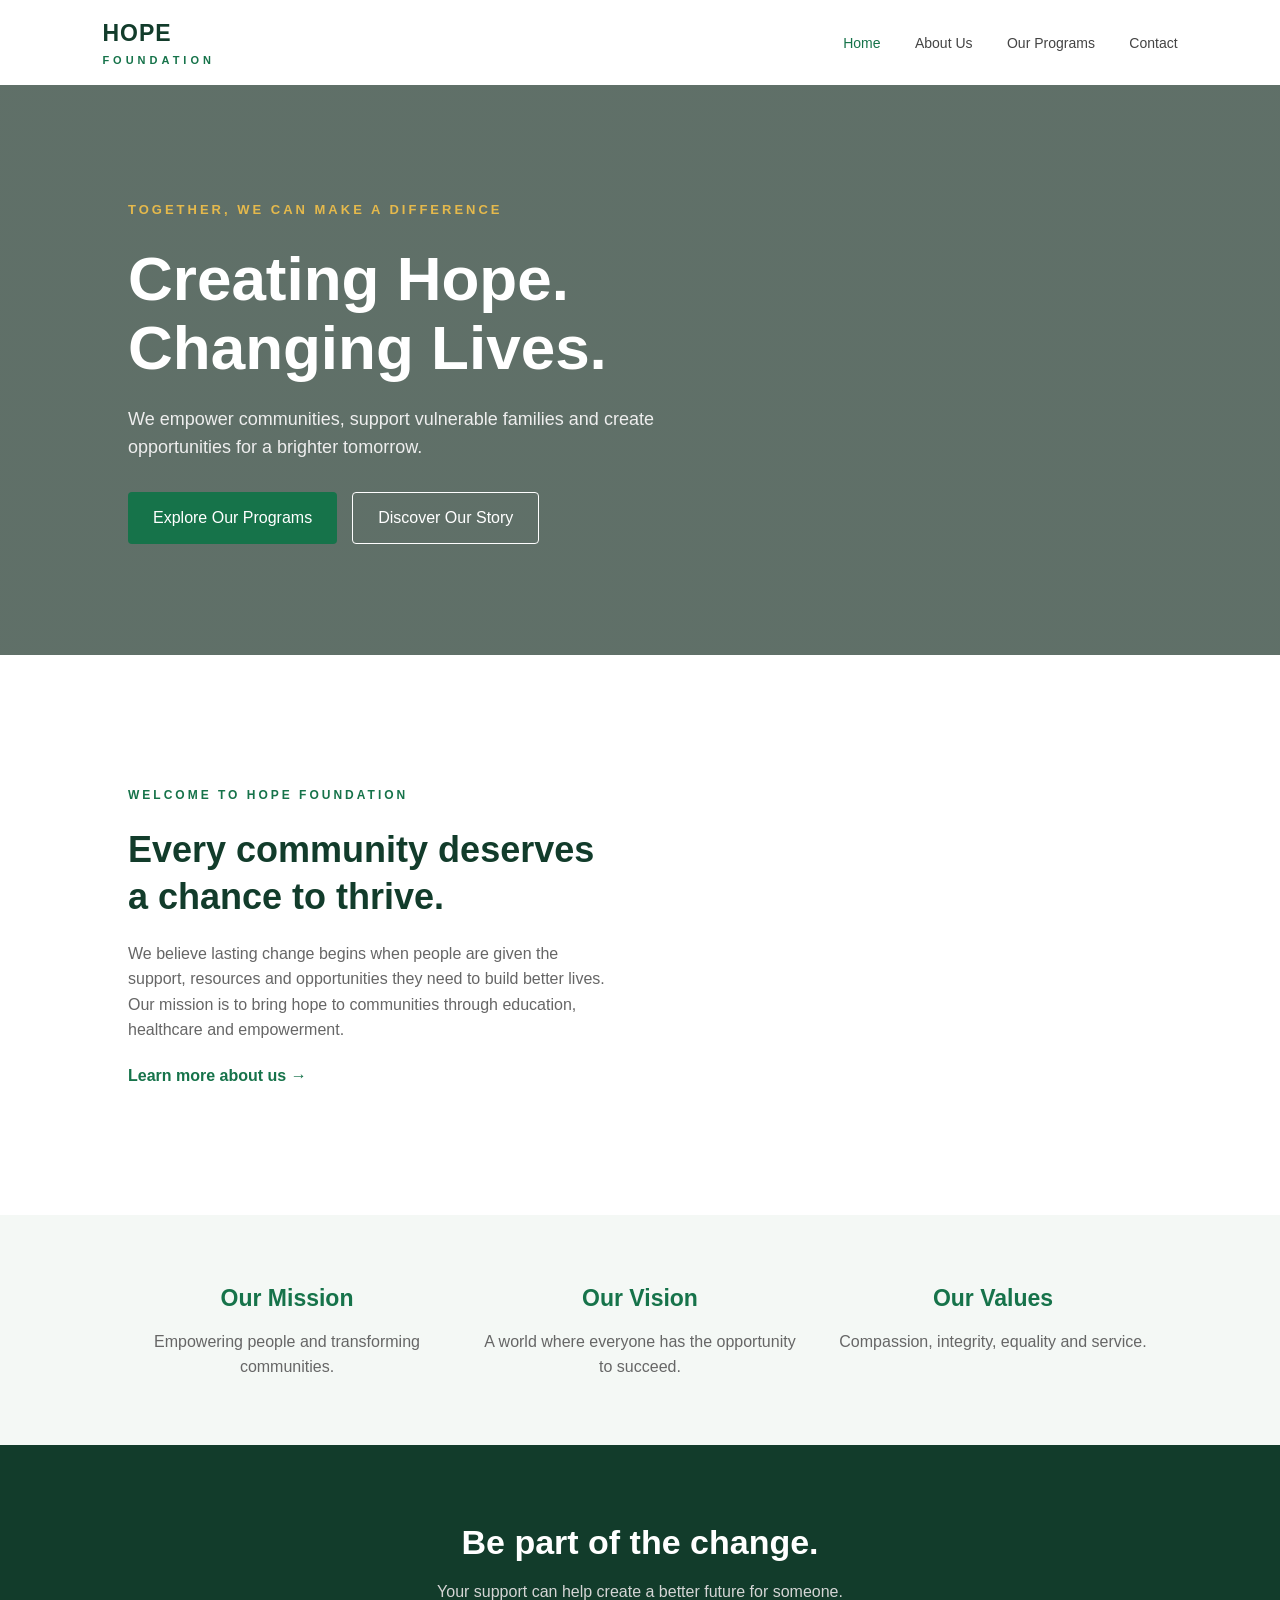
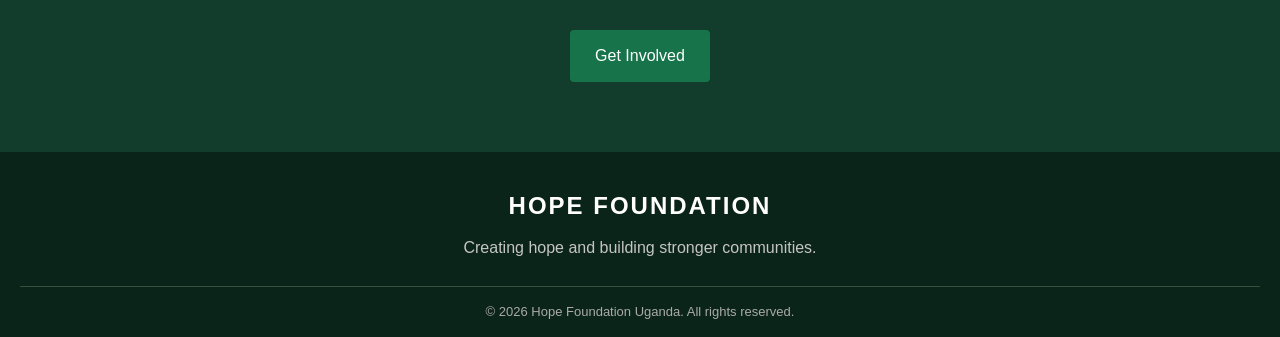
<file: index.html>
<!DOCTYPE html>
<html lang="en">
<head>
    <meta charset="UTF-8">
    <meta name="viewport" content="width=device-width, initial-scale=1.0">
    <title>Hope Foundation | Home</title>
    <link rel="stylesheet" href="style.css">
</head>
<body>

<header class="navbar">
    <a href="index.html" class="logo">
        HOPE<span>FOUNDATION</span>
    </a>

    <nav>
        <a class="active" href="index.html">Home</a>
        <a href="about.html">About Us</a>
        <a href="services.html">Our Programs</a>
        <a href="contact.html">Contact</a>
    </nav>
</header>

<section class="hero">
    <div class="hero-content">
        <span class="tagline">TOGETHER, WE CAN MAKE A DIFFERENCE</span>
        <h1>Creating Hope.<br>Changing Lives.</h1>
        <p>We empower communities, support vulnerable families and create opportunities for a brighter tomorrow.</p>

        <div class="hero-buttons">
            <a href="services.html" class="btn-primary">Explore Our Programs</a>
            <a href="about.html" class="btn-outline">Discover Our Story</a>
        </div>
    </div>
</section>

<section class="welcome">
    <div class="welcome-text">
        <span class="section-label">WELCOME TO HOPE FOUNDATION</span>
        <h2>Every community deserves a chance to thrive.</h2>
        <p>
            We believe lasting change begins when people are given the support,
            resources and opportunities they need to build better lives.
            Our mission is to bring hope to communities through education,
            healthcare and empowerment.
        </p>
        <a href="about.html" class="text-link">Learn more about us →</a>
    </div>

    <div class="welcome-image"></div>
</section>

<section class="impact">
    <div class="impact-item">
        <h2>Our Mission</h2>
        <p>Empowering people and transforming communities.</p>
    </div>

    <div class="impact-item">
        <h2>Our Vision</h2>
        <p>A world where everyone has the opportunity to succeed.</p>
    </div>

    <div class="impact-item">
        <h2>Our Values</h2>
        <p>Compassion, integrity, equality and service.</p>
    </div>
</section>

<section class="call-to-action">
    <h2>Be part of the change.</h2>
    <p>Your support can help create a better future for someone.</p>
    <a href="contact.html" class="btn-primary">Get Involved</a>
</section>

<footer>
    <div class="footer-content">
        <h2>HOPE FOUNDATION</h2>
        <p>Creating hope and building stronger communities.</p>
    </div>
    <p class="copyright">&copy; 2026 Hope Foundation Uganda. All rights reserved.</p>
</footer>

<script src="script.js"></script>
</body>
</html>
</file>
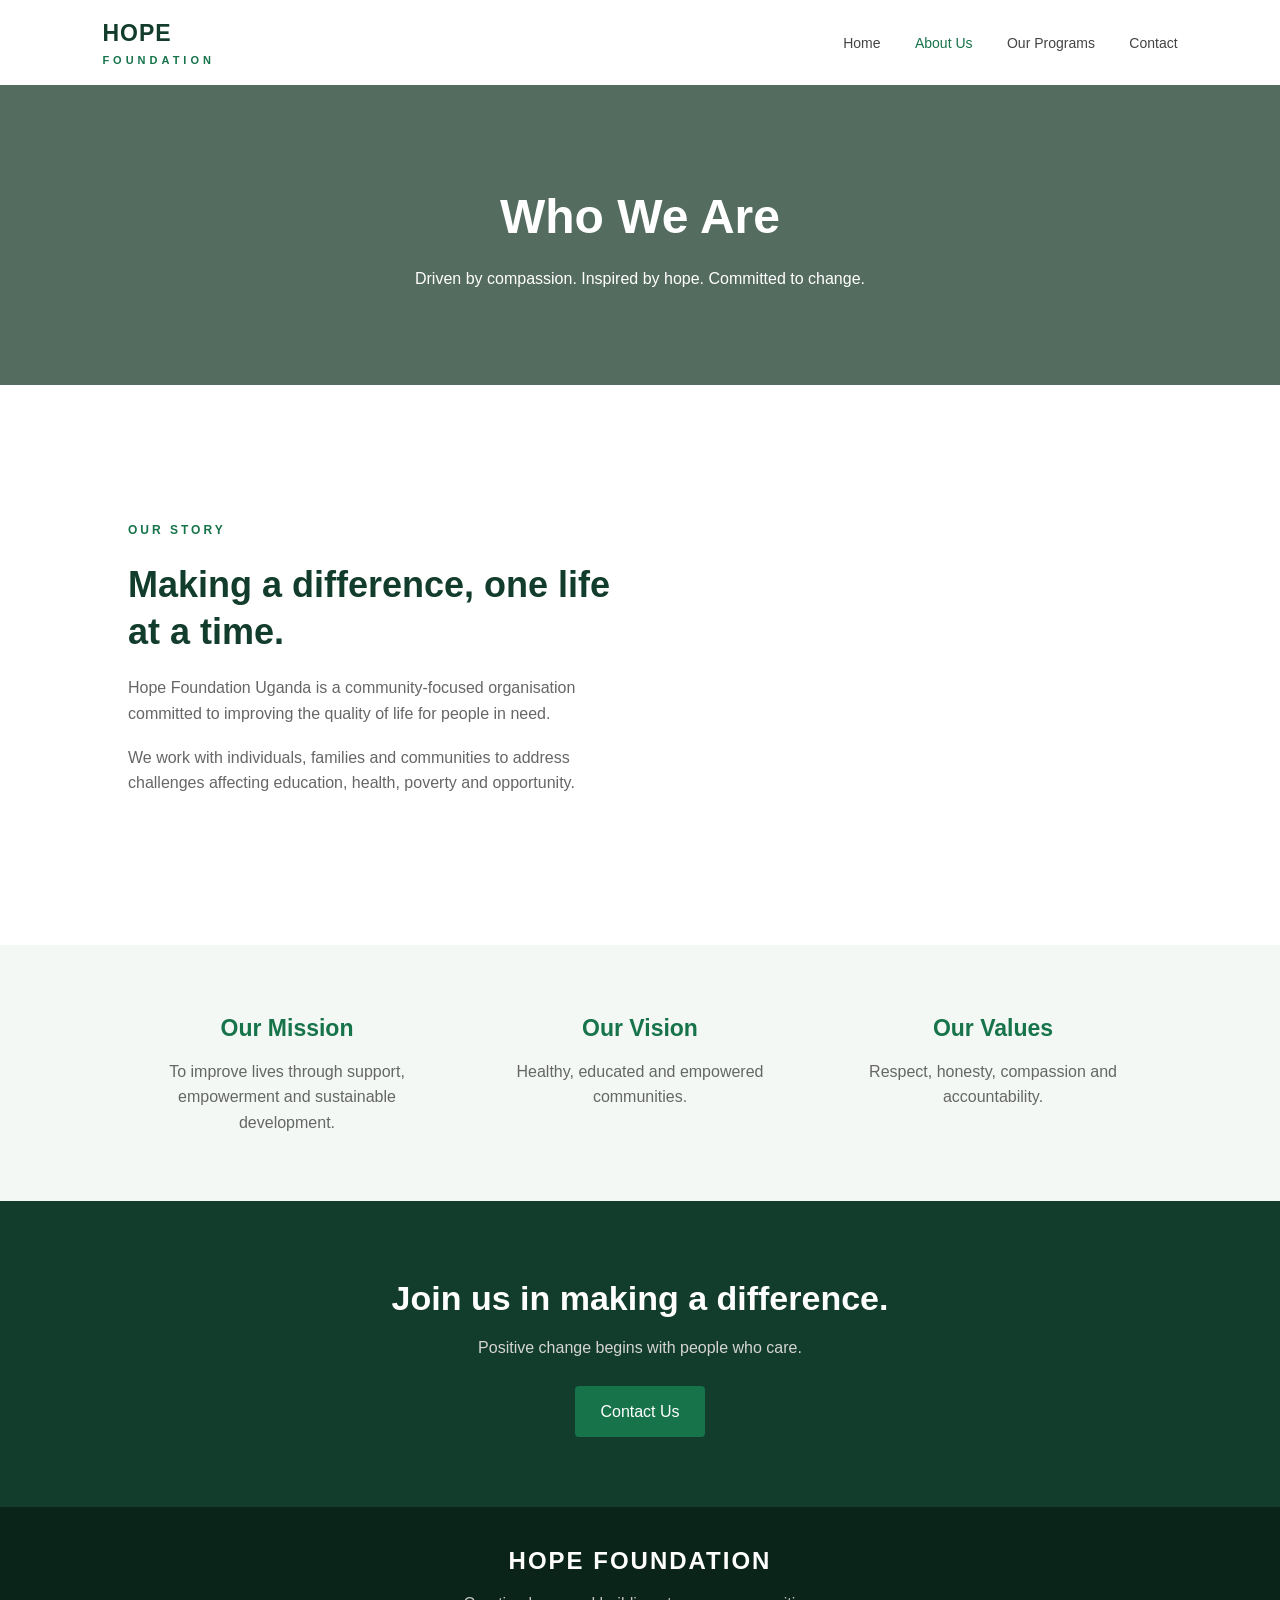
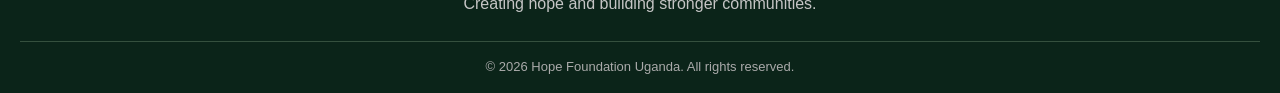
<file: about.html>
<!DOCTYPE html>
<html lang="en">
<head>
    <meta charset="UTF-8">
    <meta name="viewport" content="width=device-width, initial-scale=1.0">
    <title>Hope Foundation | About Us</title>
    <link rel="stylesheet" href="style.css">
</head>
<body>

<header class="navbar">
    <a href="index.html" class="logo">HOPE<span>FOUNDATION</span></a>

    <nav>
        <a href="index.html">Home</a>
        <a class="active" href="about.html">About Us</a>
        <a href="services.html">Our Programs</a>
        <a href="contact.html">Contact</a>
    </nav>
</header>

<section class="page-banner about-banner">
    <h1>Who We Are</h1>
    <p>Driven by compassion. Inspired by hope. Committed to change.</p>
</section>

<section class="content-section">
    <div class="about-grid">
        <div>
            <span class="section-label">OUR STORY</span>
            <h2>Making a difference, one life at a time.</h2>
            <p>
                Hope Foundation Uganda is a community-focused organisation
                committed to improving the quality of life for people in need.
            </p>
            <p>
                We work with individuals, families and communities to address
                challenges affecting education, health, poverty and opportunity.
            </p>
        </div>

        <div class="about-photo"></div>
    </div>
</section>

<section class="impact">
    <div class="impact-item">
        <h2>Our Mission</h2>
        <p>To improve lives through support, empowerment and sustainable development.</p>
    </div>

    <div class="impact-item">
        <h2>Our Vision</h2>
        <p>Healthy, educated and empowered communities.</p>
    </div>

    <div class="impact-item">
        <h2>Our Values</h2>
        <p>Respect, honesty, compassion and accountability.</p>
    </div>
</section>

<section class="call-to-action">
    <h2>Join us in making a difference.</h2>
    <p>Positive change begins with people who care.</p>
    <a href="contact.html" class="btn-primary">Contact Us</a>
</section>

<footer>
    <div class="footer-content">
        <h2>HOPE FOUNDATION</h2>
        <p>Creating hope and building stronger communities.</p>
    </div>
    <p class="copyright">&copy; 2026 Hope Foundation Uganda. All rights reserved.</p>
</footer>

<script src="script.js"></script>
</body>
</html>
</file>
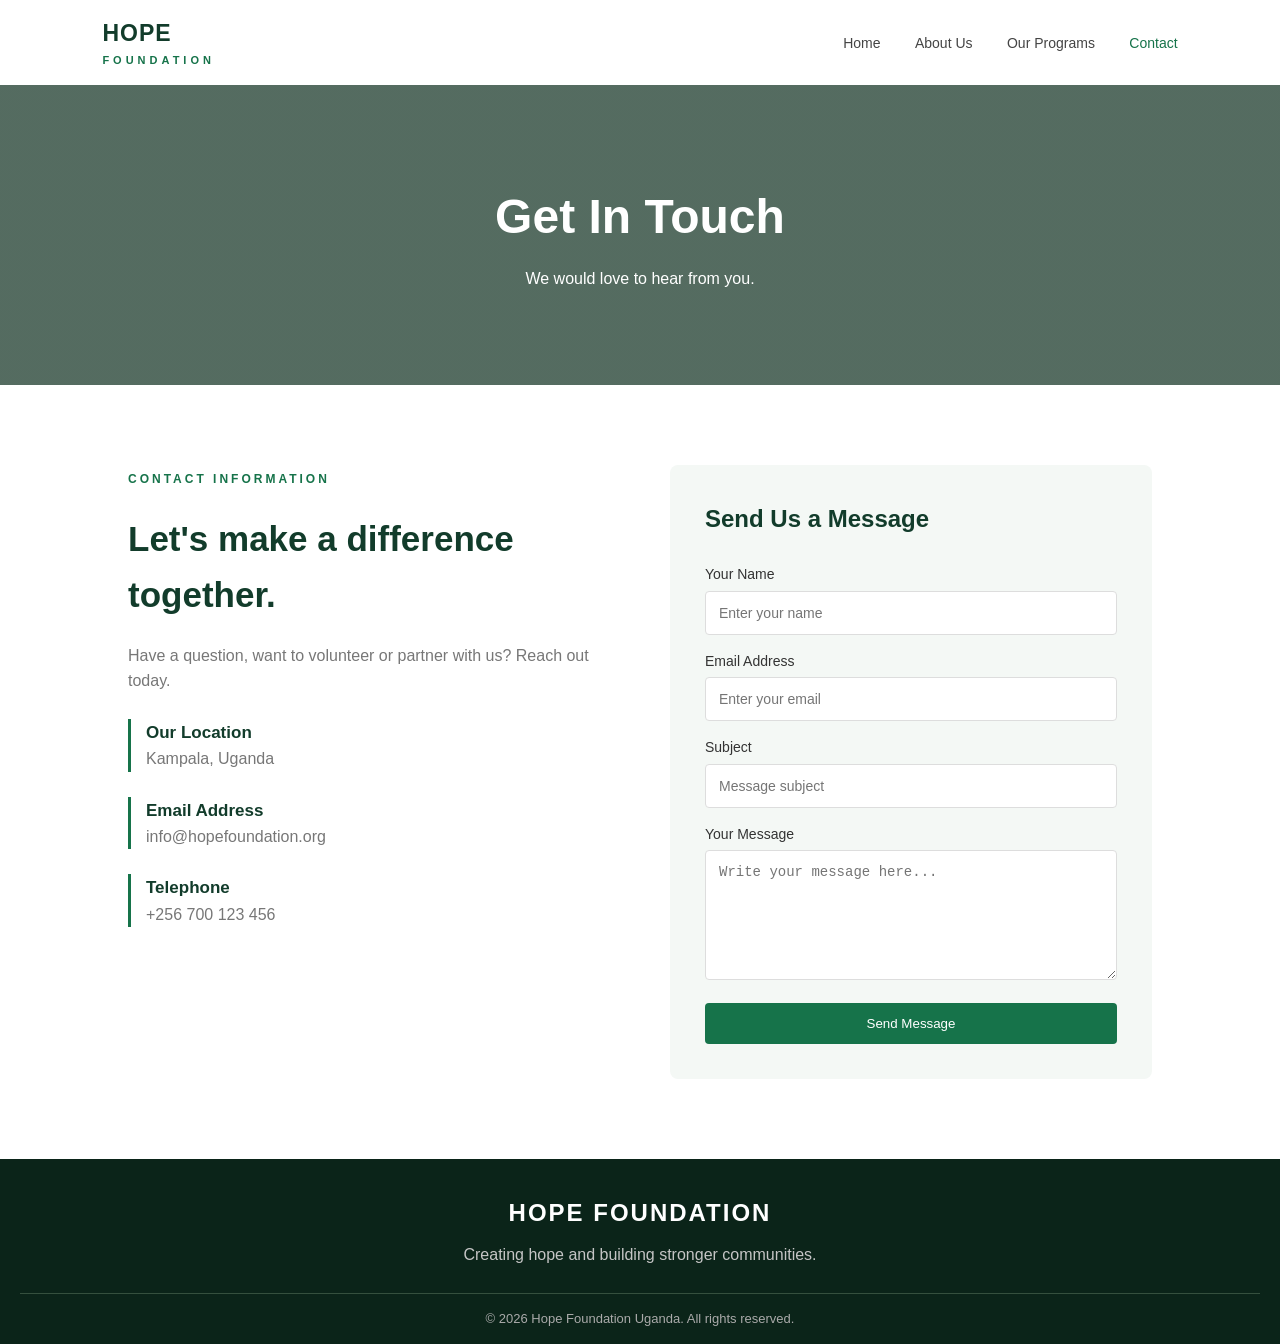
<file: contact.html>
<!DOCTYPE html>
<html lang="en">
<head>
    <meta charset="UTF-8">
    <meta name="viewport" content="width=device-width, initial-scale=1.0">
    <title>Hope Foundation | Contact</title>
    <link rel="stylesheet" href="style.css">
</head>
<body>

<header class="navbar">
    <a href="index.html" class="logo">HOPE<span>FOUNDATION</span></a>

    <nav>
        <a href="index.html">Home</a>
        <a href="about.html">About Us</a>
        <a href="services.html">Our Programs</a>
        <a class="active" href="contact.html">Contact</a>
    </nav>
</header>

<section class="page-banner contact-banner">
    <h1>Get In Touch</h1>
    <p>We would love to hear from you.</p>
</section>

<section class="contact-section">

    <div class="contact-details">
        <span class="section-label">CONTACT INFORMATION</span>
        <h2>Let's make a difference together.</h2>
        <p>Have a question, want to volunteer or partner with us? Reach out today.</p>

        <div class="contact-box">
            <h3>Our Location</h3>
            <p>Kampala, Uganda</p>
        </div>

        <div class="contact-box">
            <h3>Email Address</h3>
            <p>info@hopefoundation.org</p>
        </div>

        <div class="contact-box">
            <h3>Telephone</h3>
            <p>+256 700 123 456</p>
        </div>
    </div>

    <div class="contact-form-box">
        <h2>Send Us a Message</h2>

        <form id="contactForm">
            <label>Your Name</label>
            <input type="text" placeholder="Enter your name" required>

            <label>Email Address</label>
            <input type="email" placeholder="Enter your email" required>

            <label>Subject</label>
            <input type="text" placeholder="Message subject" required>

            <label>Your Message</label>
            <textarea placeholder="Write your message here..." required></textarea>

            <button type="submit" class="btn-primary">Send Message</button>
        </form>
    </div>

</section>

<footer>
    <div class="footer-content">
        <h2>HOPE FOUNDATION</h2>
        <p>Creating hope and building stronger communities.</p>
    </div>
    <p class="copyright">&copy; 2026 Hope Foundation Uganda. All rights reserved.</p>
</footer>

<script src="script.js"></script>
</body>
</html>
</file>
<file: style.css>
/* =========================
   GENERAL SETTINGS
========================= */
* {
    margin: 0;
    padding: 0;
    box-sizing: border-box;
}

body {
    font-family: Arial, Helvetica, sans-serif;
    color: #333;
    background: #ffffff;
    line-height: 1.6;
}

a {
    text-decoration: none;
}

:root {
    --green: #16734a;
    --dark: #123c2b;
    --light: #f4f8f5;
    --gold: #e5b94c;
}

/* =========================
   NAVIGATION
========================= */
.navbar {
    height: 85px;
    padding: 0 8%;
    display: flex;
    justify-content: space-between;
    align-items: center;
    background: white;
}

.logo {
    font-size: 23px;
    font-weight: bold;
    color: var(--dark);
    letter-spacing: 1px;
}

.logo span {
    display: block;
    font-size: 11px;
    letter-spacing: 4px;
    color: var(--green);
}

nav a {
    color: #444;
    margin-left: 30px;
    font-size: 14px;
    transition: 0.3s;
}

nav a:hover,
nav a.active {
    color: var(--green);
}

/* =========================
   HOME HERO
========================= */
.hero {
    min-height: 570px;
    background:
        linear-gradient(rgba(10, 35, 23, 0.65),
        rgba(10, 35, 23, 0.65)),
        url("https://images.unsplash.com/photo-1488521787991-ed7bbaae773c?auto=format&fit=crop&w=1800&q=85");

    background-size: cover;
    background-position: center;
    display: flex;
    align-items: center;
    padding: 0 10%;
    color: white;
}

.hero-content {
    max-width: 700px;
}

.tagline {
    color: var(--gold);
    font-size: 13px;
    letter-spacing: 3px;
    font-weight: bold;
}

.hero h1 {
    font-size: 62px;
    line-height: 1.12;
    margin: 22px 0;
    font-weight: bold;
}

.hero p {
    font-size: 18px;
    max-width: 550px;
    color: #eeeeee;
    margin-bottom: 30px;
}

.hero-buttons {
    display: flex;
    gap: 15px;
    flex-wrap: wrap;
}

/* BUTTONS */
.btn-primary {
    display: inline-block;
    background: var(--green);
    color: white;
    padding: 13px 25px;
    border-radius: 4px;
    border: none;
    cursor: pointer;
    transition: 0.3s;
}

.btn-primary:hover {
    background: var(--dark);
    transform: translateY(-2px);
}

.btn-outline {
    display: inline-block;
    color: white;
    padding: 12px 25px;
    border: 1px solid white;
    border-radius: 4px;
    transition: 0.3s;
}

.btn-outline:hover {
    background: white;
    color: var(--dark);
}

/* =========================
   WELCOME SECTION
========================= */
.welcome {
    padding: 90px 10%;
    display: grid;
    grid-template-columns: 1fr 1fr;
    gap: 60px;
    align-items: center;
}

.section-label {
    color: var(--green);
    letter-spacing: 3px;
    font-size: 12px;
    font-weight: bold;
}

.welcome-text h2,
.content-section h2 {
    color: var(--dark);
    font-size: 36px;
    line-height: 1.3;
    margin: 20px 0;
}

.welcome-text p {
    color: #666;
    margin-bottom: 20px;
}

.text-link {
    color: var(--green);
    font-weight: bold;
}

.welcome-image {
    height: 380px;
    border-radius: 8px;
    background-image: url("https://images.unsplash.com/photo-1469571486292-0ba58a3f068b?auto=format&fit=crop&w=1000&q=80");
    background-size: cover;
    background-position: center;
}

/* =========================
   MISSION / VISION / VALUES
========================= */
.impact {
    display: grid;
    grid-template-columns: repeat(3, 1fr);
    padding: 65px 10%;
    background: var(--light);
    gap: 35px;
}

.impact-item {
    text-align: center;
}

.impact-item h2 {
    color: var(--green);
    margin-bottom: 12px;
    font-size: 23px;
}

.impact-item p {
    color: #666;
}

/* =========================
   PAGE BANNERS
========================= */
.page-banner {
    height: 300px;
    display: flex;
    flex-direction: column;
    justify-content: center;
    align-items: center;
    color: white;
    text-align: center;
    padding: 20px;
    background-size: cover;
    background-position: center;
}

.page-banner h1 {
    font-size: 48px;
    margin-bottom: 10px;
}

.about-banner {
    background-image:
        linear-gradient(rgba(12, 45, 29, 0.7), rgba(12, 45, 29, 0.7)),
        url("https://images.unsplash.com/photo-1511632765486-a01980e01a18?auto=format&fit=crop&w=1600&q=80");
}

.services-banner {
    background-image:
        linear-gradient(rgba(12, 45, 29, 0.7), rgba(12, 45, 29, 0.7)),
        url("https://images.unsplash.com/photo-1488521787991-ed7bbaae773c?auto=format&fit=crop&w=1600&q=80");
}

.contact-banner {
    background-image:
        linear-gradient(rgba(12, 45, 29, 0.7), rgba(12, 45, 29, 0.7)),
        url("https://images.unsplash.com/photo-1517245386807-bb43f82c33c4?auto=format&fit=crop&w=1600&q=80");
}

/* =========================
   ABOUT PAGE
========================= */
.content-section {
    padding: 80px 10%;
}

.about-grid {
    display: grid;
    grid-template-columns: 1fr 1fr;
    gap: 50px;
    align-items: center;
}

.about-grid p {
    color: #666;
    margin-bottom: 18px;
}

.about-photo {
    height: 400px;
    background-image: url("https://images.unsplash.com/photo-1523580494863-6f3031224c94?auto=format&fit=crop&w=1000&q=80");
    background-size: cover;
    background-position: center;
    border-radius: 8px;
}

/* =========================
   PROGRAMS PAGE
========================= */
.programs-section {
    padding: 80px 10%;
    text-align: center;
}

.programs-section > h2 {
    font-size: 36px;
    color: var(--dark);
    margin-top: 15px;
}

.section-description {
    color: #777;
    margin: 10px 0 40px;
}

.program-grid {
    display: grid;
    grid-template-columns: repeat(2, 1fr);
    gap: 30px;
    text-align: left;
}

.program-card {
    background: white;
    border-radius: 8px;
    overflow: hidden;
    box-shadow: 0 5px 20px rgba(0, 0, 0, 0.08);
    transition: 0.3s;
}

.program-card:hover {
    transform: translateY(-5px);
}

.program-card img {
    width: 100%;
    height: 250px;
    object-fit: cover;
}

.program-info {
    padding: 25px;
}

.program-info h3 {
    color: var(--dark);
    margin-bottom: 10px;
    font-size: 22px;
}

.program-info p {
    color: #777;
}

/* =========================
   CONTACT PAGE
========================= */
.contact-section {
    padding: 80px 10%;
    display: grid;
    grid-template-columns: 1fr 1fr;
    gap: 60px;
}

.contact-details h2 {
    color: var(--dark);
    font-size: 35px;
    margin: 20px 0;
}

.contact-details > p {
    color: #777;
    margin-bottom: 25px;
}

.contact-box {
    margin-top: 25px;
    border-left: 3px solid var(--green);
    padding-left: 15px;
}

.contact-box h3 {
    color: var(--dark);
    font-size: 17px;
}

.contact-box p {
    color: #777;
}

.contact-form-box {
    padding: 35px;
    background: var(--light);
    border-radius: 8px;
}

.contact-form-box h2 {
    color: var(--dark);
    margin-bottom: 25px;
}

form label {
    display: block;
    margin: 15px 0 5px;
    font-size: 14px;
}

form input,
form textarea {
    width: 100%;
    padding: 13px;
    border: 1px solid #ddd;
    border-radius: 4px;
    outline: none;
    font-size: 14px;
}

form input:focus,
form textarea:focus {
    border-color: var(--green);
}

form textarea {
    height: 130px;
    resize: vertical;
    margin-bottom: 15px;
}

form button {
    width: 100%;
}

/* =========================
   CALL TO ACTION
========================= */
.call-to-action {
    text-align: center;
    padding: 70px 20px;
    background: var(--dark);
    color: white;
}

.call-to-action h2 {
    font-size: 34px;
    margin-bottom: 10px;
}

.call-to-action p {
    margin-bottom: 25px;
    color: #d5d5d5;
}

/* =========================
   FOOTER
========================= */
footer {
    background: #0b2419;
    color: white;
    text-align: center;
    padding: 35px 20px 15px;
}

.footer-content h2 {
    letter-spacing: 2px;
    margin-bottom: 10px;
}

.footer-content p {
    color: #c5c5c5;
}

.copyright {
    border-top: 1px solid #35503e;
    padding-top: 15px;
    margin-top: 25px;
    font-size: 13px;
    color: #aaaaaa;
}

/* =========================
   MOBILE RESPONSIVENESS
========================= */
@media (max-width: 768px) {

    .navbar {
        height: auto;
        padding: 20px;
        flex-direction: column;
        gap: 20px;
    }

    nav {
        display: flex;
        flex-wrap: wrap;
        justify-content: center;
        gap: 15px;
    }

    nav a {
        margin: 0;
        font-size: 13px;
    }

    .hero {
        min-height: 500px;
        padding: 50px 7%;
    }

    .hero h1 {
        font-size: 42px;
    }

    .hero p {
        font-size: 16px;
    }

    .welcome {
        grid-template-columns: 1fr;
        padding: 60px 7%;
        gap: 30px;
    }

    .welcome-text h2,
    .content-section h2 {
        font-size: 30px;
    }

    .welcome-image {
        height: 280px;
    }

    .impact {
        grid-template-columns: 1fr;
        padding: 50px 7%;
        gap: 30px;
    }

    .page-banner {
        height: 230px;
    }

    .page-banner h1 {
        font-size: 36px;
    }

    .about-grid {
        grid-template-columns: 1fr;
    }

    .about-photo {
        height: 280px;
    }

    .programs-section {
        padding: 60px 7%;
    }

    .program-grid {
        grid-template-columns: 1fr;
    }

    .contact-section {
        grid-template-columns: 1fr;
        padding: 60px 7%;
        gap: 35px;
    }

    .contact-form-box {
        padding: 25px;
    }

    .call-to-action h2 {
        font-size: 28px;
    }
}
</file>
